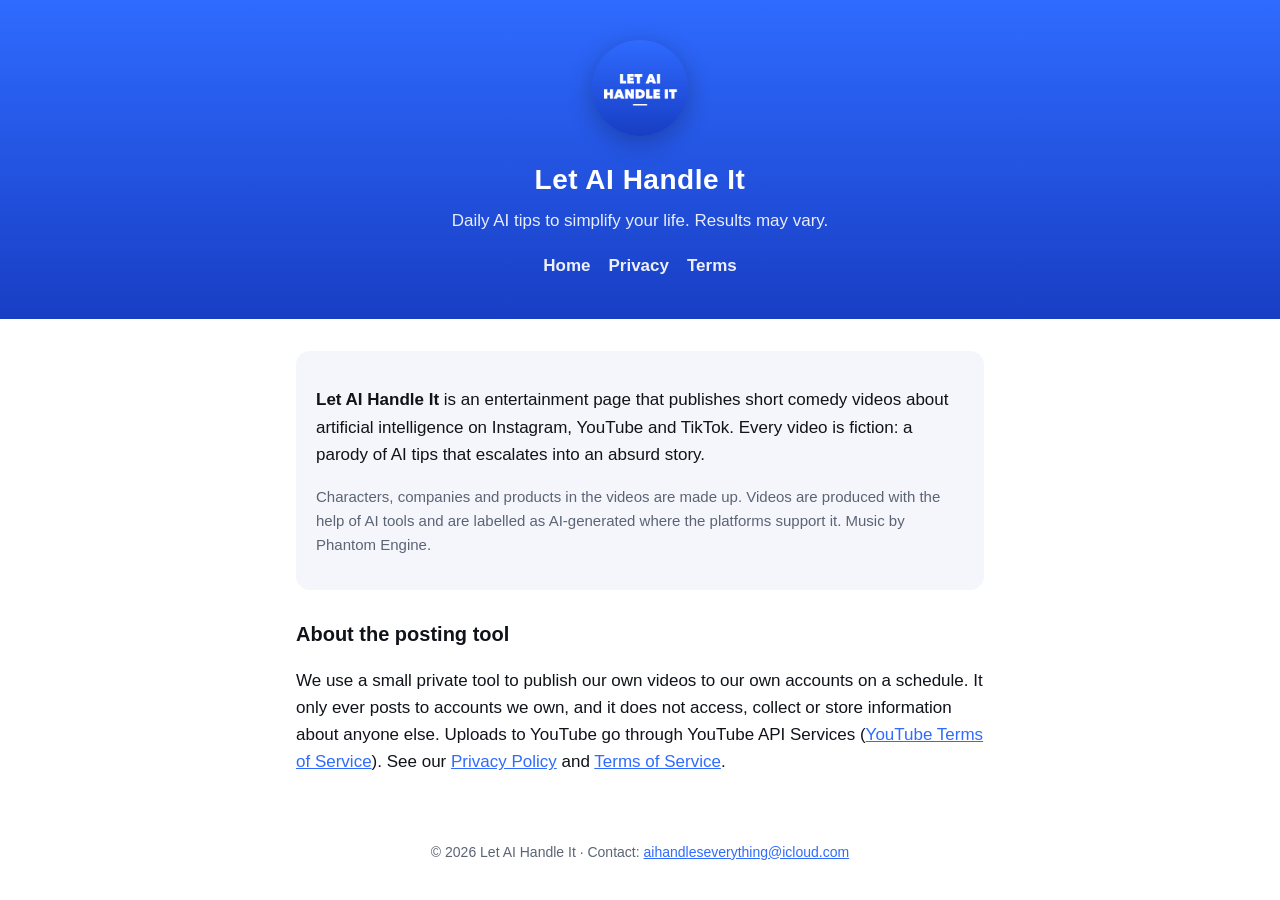
<file: index.html>
<!doctype html>
<html lang="en"><head><meta charset="utf-8"><meta name="viewport" content="width=device-width, initial-scale=1">
<title>Let AI Handle It</title><link rel="stylesheet" href="style.css"><link rel="icon" href="logo.png"></head>
<body><header><img src="logo.png" alt="Let AI Handle It logo"><h1>Let AI Handle It</h1><p>Daily AI tips to simplify your life. Results may vary.</p><nav><a href="">Home</a><a href="privacy/">Privacy</a><a href="terms/">Terms</a></nav></header><main><div class="card"><p><strong>Let AI Handle It</strong> is an entertainment page that publishes short comedy videos about artificial intelligence on Instagram, YouTube and TikTok. Every video is fiction: a parody of AI tips that escalates into an absurd story.</p><p class="muted">Characters, companies and products in the videos are made up. Videos are produced with the help of AI tools and are labelled as AI-generated where the platforms support it. Music by Phantom Engine.</p></div><h2>About the posting tool</h2><p>We use a small private tool to publish our own videos to our own accounts on a schedule. It only ever posts to accounts we own, and it does not access, collect or store information about anyone else. Uploads to YouTube go through YouTube API Services (<a href="https://www.youtube.com/t/terms">YouTube Terms of Service</a>). See our <a href="privacy/">Privacy Policy</a> and <a href="terms/">Terms of Service</a>.</p></main><footer>© 2026 Let AI Handle It · Contact: <a href="mailto:aihandleseverything@icloud.com">aihandleseverything@icloud.com</a></footer></body></html>
</file>
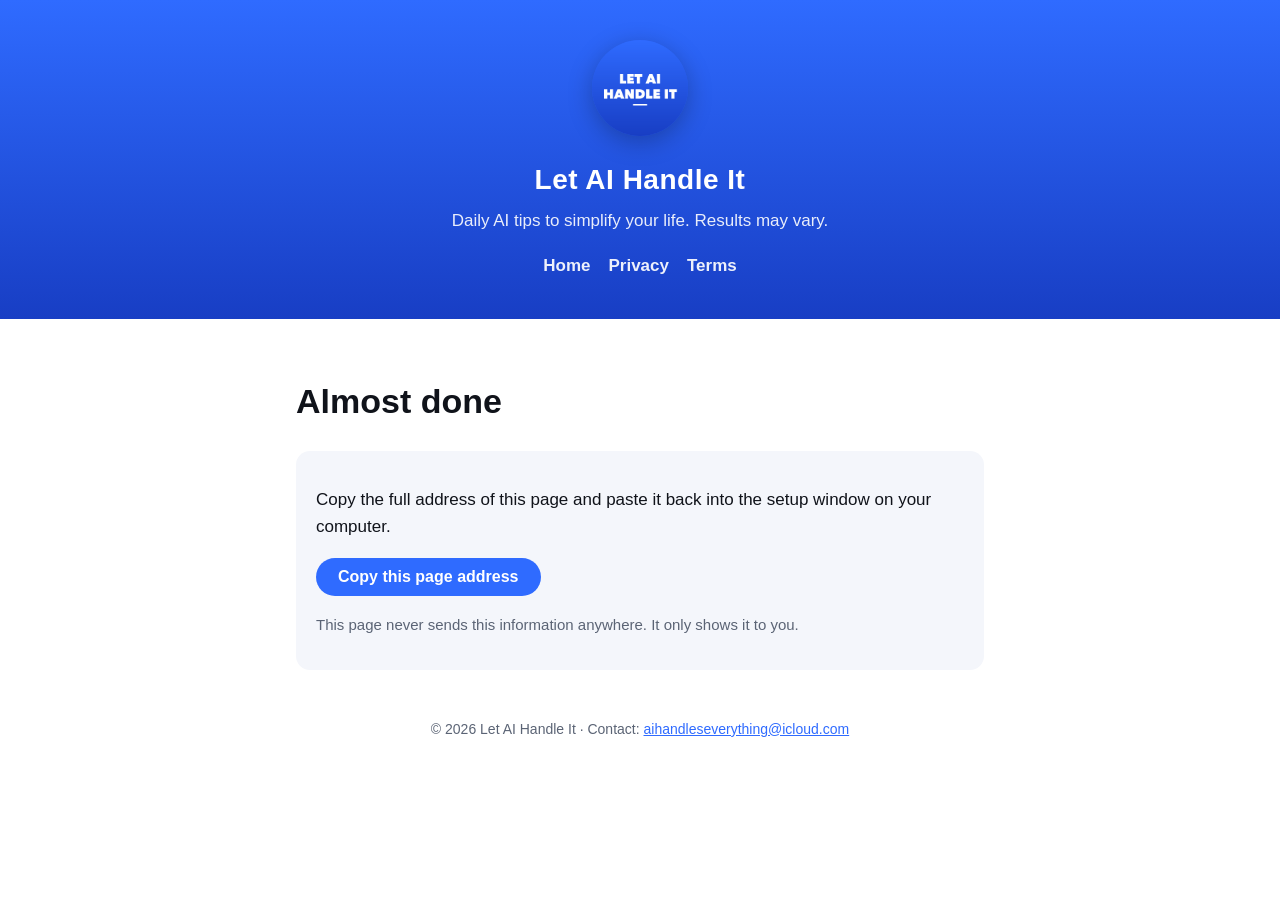
<file: callback/index.html>
<!doctype html>
<html lang="en"><head><meta charset="utf-8"><meta name="viewport" content="width=device-width, initial-scale=1">
<title>Connected · Let AI Handle It</title><link rel="stylesheet" href="../style.css"><link rel="icon" href="../logo.png"></head>
<body><header><img src="../logo.png" alt="Let AI Handle It logo"><h1>Let AI Handle It</h1><p>Daily AI tips to simplify your life. Results may vary.</p><nav><a href="../">Home</a><a href="../privacy/">Privacy</a><a href="../terms/">Terms</a></nav></header><main><h1>Almost done</h1><div class="card"><p>Copy the full address of this page and paste it back into the setup window on your computer.</p><p><button id="copy">Copy this page address</button> <span id="ok" class="muted"></span></p><p class="muted">This page never sends this information anywhere. It only shows it to you.</p></div><script>document.getElementById("copy").onclick=async()=>{try{await navigator.clipboard.writeText(location.href);document.getElementById("ok").textContent="Copied."}catch(e){document.getElementById("ok").textContent="Select the address bar and copy it instead."}};</script></main><footer>© 2026 Let AI Handle It · Contact: <a href="mailto:aihandleseverything@icloud.com">aihandleseverything@icloud.com</a></footer></body></html>
</file>
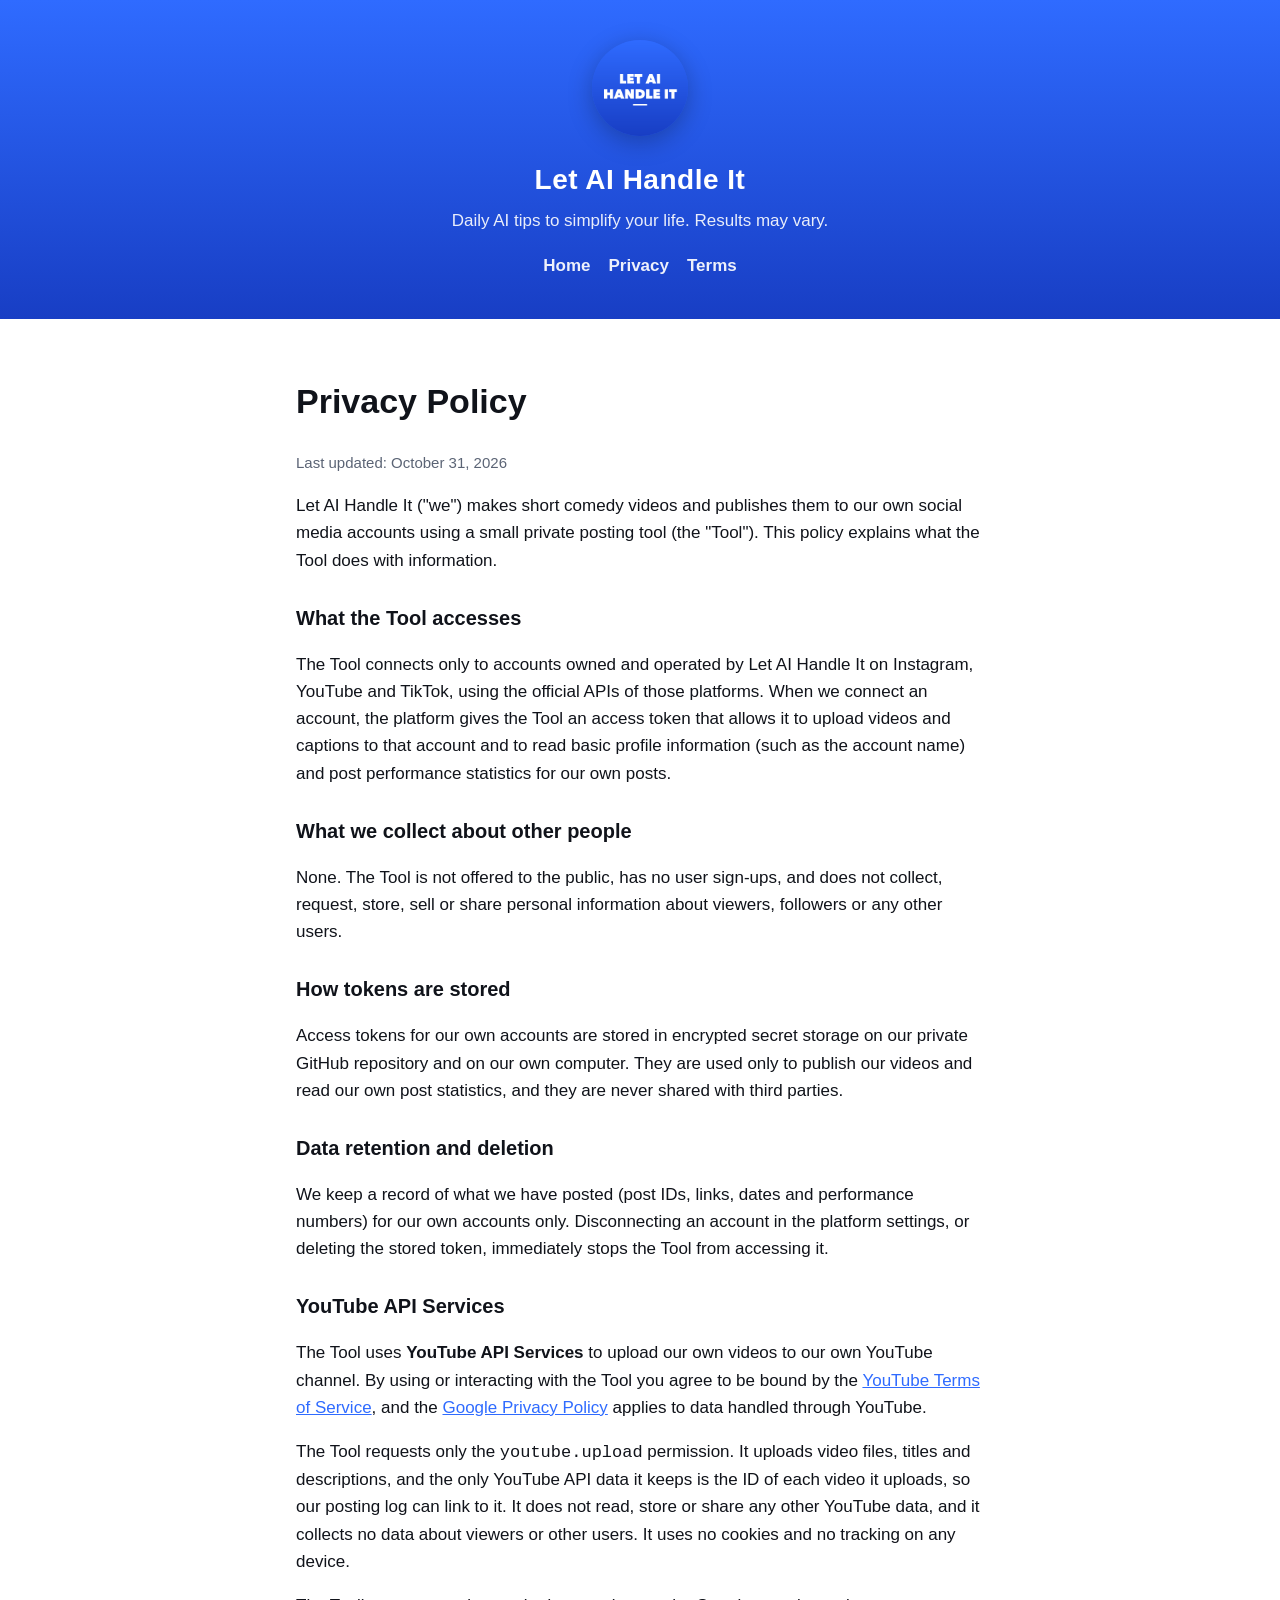
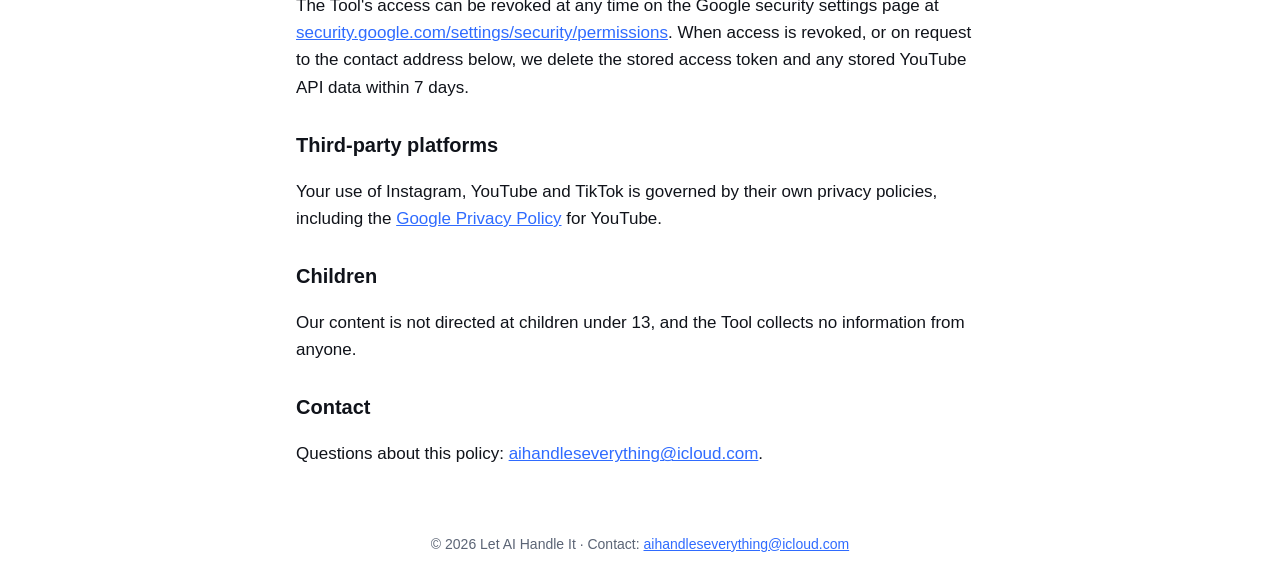
<file: privacy/index.html>
<!doctype html>
<html lang="en"><head><meta charset="utf-8"><meta name="viewport" content="width=device-width, initial-scale=1">
<title>Privacy Policy · Let AI Handle It</title><link rel="stylesheet" href="../style.css"><link rel="icon" href="../logo.png"></head>
<body><header><img src="../logo.png" alt="Let AI Handle It logo"><h1>Let AI Handle It</h1><p>Daily AI tips to simplify your life. Results may vary.</p><nav><a href="../">Home</a><a href="../privacy/">Privacy</a><a href="../terms/">Terms</a></nav></header><main><h1>Privacy Policy</h1><p class="muted">Last updated: October 31, 2026</p><p>Let AI Handle It ("we") makes short comedy videos and publishes them to our own social media accounts using a small private posting tool (the "Tool"). This policy explains what the Tool does with information.</p><h2>What the Tool accesses</h2><p>The Tool connects only to accounts owned and operated by Let AI Handle It on Instagram, YouTube and TikTok, using the official APIs of those platforms. When we connect an account, the platform gives the Tool an access token that allows it to upload videos and captions to that account and to read basic profile information (such as the account name) and post performance statistics for our own posts.</p><h2>What we collect about other people</h2><p>None. The Tool is not offered to the public, has no user sign-ups, and does not collect, request, store, sell or share personal information about viewers, followers or any other users.</p><h2>How tokens are stored</h2><p>Access tokens for our own accounts are stored in encrypted secret storage on our private GitHub repository and on our own computer. They are used only to publish our videos and read our own post statistics, and they are never shared with third parties.</p><h2>Data retention and deletion</h2><p>We keep a record of what we have posted (post IDs, links, dates and performance numbers) for our own accounts only. Disconnecting an account in the platform settings, or deleting the stored token, immediately stops the Tool from accessing it.</p><h2>YouTube API Services</h2><p>The Tool uses <strong>YouTube API Services</strong> to upload our own videos to our own YouTube channel. By using or interacting with the Tool you agree to be bound by the <a href="https://www.youtube.com/t/terms">YouTube Terms of Service</a>, and the <a href="https://policies.google.com/privacy">Google Privacy Policy</a> applies to data handled through YouTube.</p><p>The Tool requests only the <code>youtube.upload</code> permission. It uploads video files, titles and descriptions, and the only YouTube API data it keeps is the ID of each video it uploads, so our posting log can link to it. It does not read, store or share any other YouTube data, and it collects no data about viewers or other users. It uses no cookies and no tracking on any device.</p><p>The Tool's access can be revoked at any time on the Google security settings page at <a href="https://security.google.com/settings/security/permissions">security.google.com/settings/security/permissions</a>. When access is revoked, or on request to the contact address below, we delete the stored access token and any stored YouTube API data within 7 days.</p><h2>Third-party platforms</h2><p>Your use of Instagram, YouTube and TikTok is governed by their own privacy policies, including the <a href="https://policies.google.com/privacy">Google Privacy Policy</a> for YouTube.</p><h2>Children</h2><p>Our content is not directed at children under 13, and the Tool collects no information from anyone.</p><h2>Contact</h2><p>Questions about this policy: <a href="mailto:aihandleseverything@icloud.com">aihandleseverything@icloud.com</a>.</p></main><footer>© 2026 Let AI Handle It · Contact: <a href="mailto:aihandleseverything@icloud.com">aihandleseverything@icloud.com</a></footer></body></html>
</file>
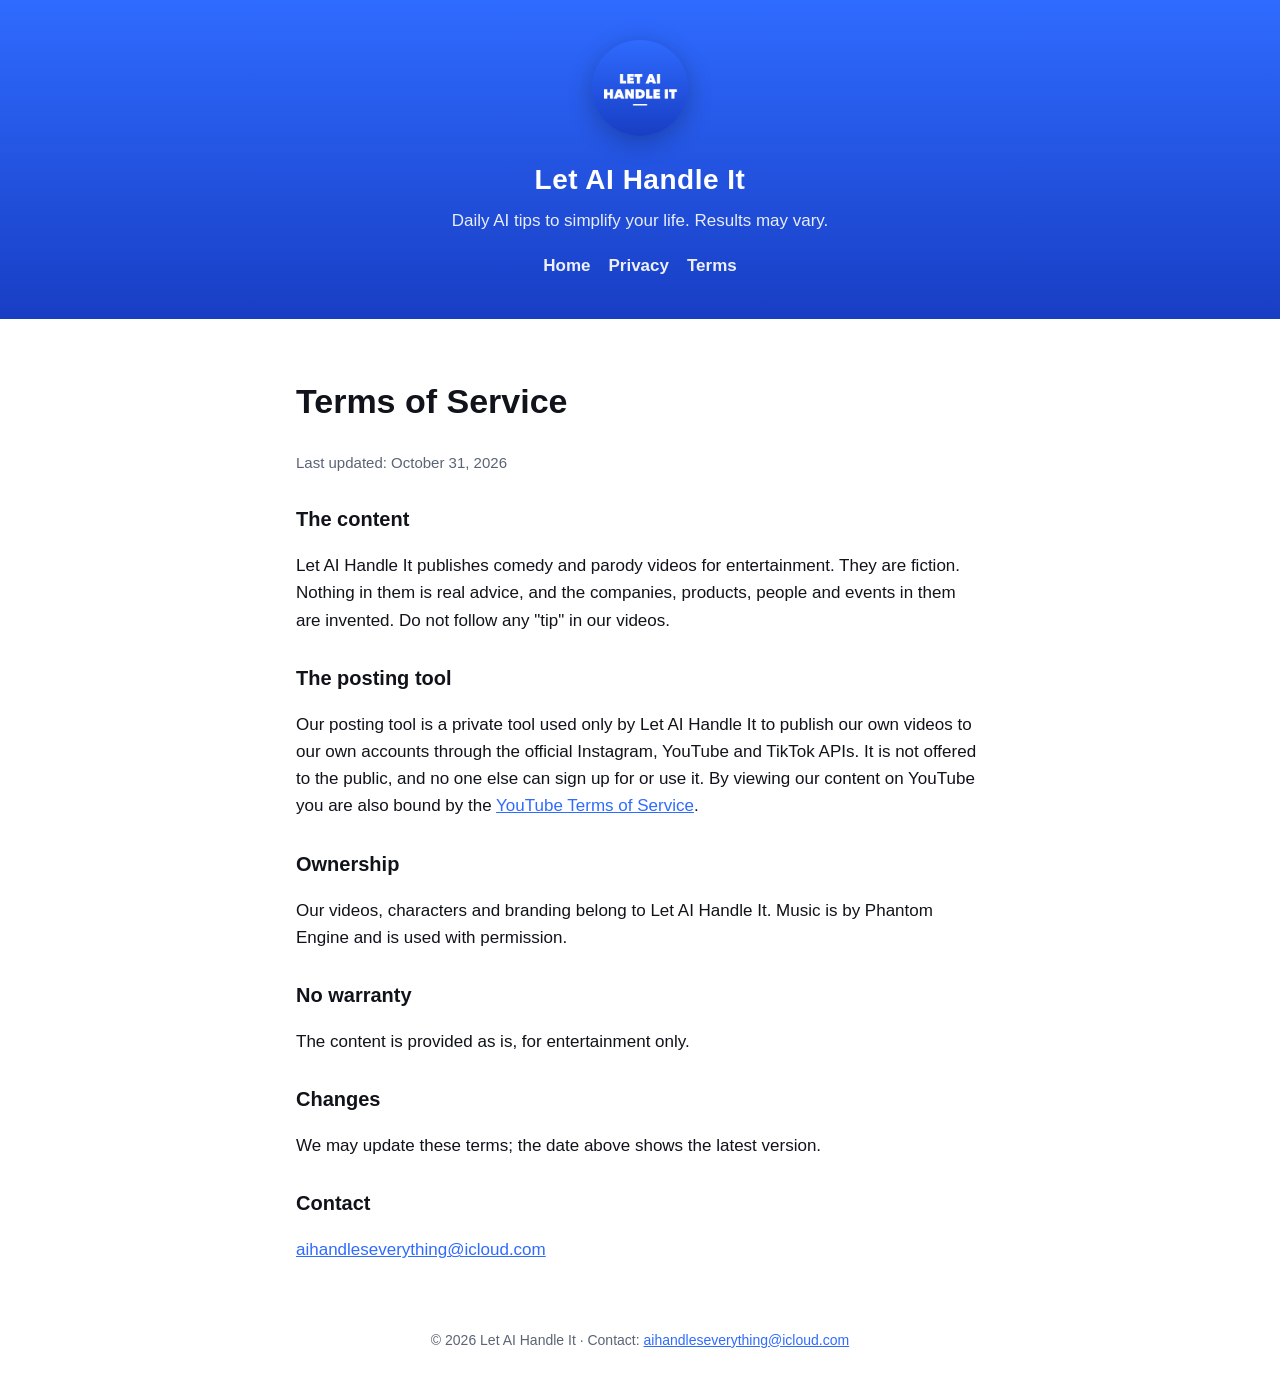
<file: terms/index.html>
<!doctype html>
<html lang="en"><head><meta charset="utf-8"><meta name="viewport" content="width=device-width, initial-scale=1">
<title>Terms of Service · Let AI Handle It</title><link rel="stylesheet" href="../style.css"><link rel="icon" href="../logo.png"></head>
<body><header><img src="../logo.png" alt="Let AI Handle It logo"><h1>Let AI Handle It</h1><p>Daily AI tips to simplify your life. Results may vary.</p><nav><a href="../">Home</a><a href="../privacy/">Privacy</a><a href="../terms/">Terms</a></nav></header><main><h1>Terms of Service</h1><p class="muted">Last updated: October 31, 2026</p><h2>The content</h2><p>Let AI Handle It publishes comedy and parody videos for entertainment. They are fiction. Nothing in them is real advice, and the companies, products, people and events in them are invented. Do not follow any "tip" in our videos.</p><h2>The posting tool</h2><p>Our posting tool is a private tool used only by Let AI Handle It to publish our own videos to our own accounts through the official Instagram, YouTube and TikTok APIs. It is not offered to the public, and no one else can sign up for or use it. By viewing our content on YouTube you are also bound by the <a href="https://www.youtube.com/t/terms">YouTube Terms of Service</a>.</p><h2>Ownership</h2><p>Our videos, characters and branding belong to Let AI Handle It. Music is by Phantom Engine and is used with permission.</p><h2>No warranty</h2><p>The content is provided as is, for entertainment only.</p><h2>Changes</h2><p>We may update these terms; the date above shows the latest version.</p><h2>Contact</h2><p><a href="mailto:aihandleseverything@icloud.com">aihandleseverything@icloud.com</a></p></main><footer>© 2026 Let AI Handle It · Contact: <a href="mailto:aihandleseverything@icloud.com">aihandleseverything@icloud.com</a></footer></body></html>
</file>
<file: style.css>
:root { --blue: #2F6BFF; --deep: #183EC4; --ink: #10131a; --muted: #5b6475; --bg: #ffffff; --card: #f4f6fb; }
@media (prefers-color-scheme: dark) { :root { --ink: #eef1f7; --muted: #a6aec0; --bg: #0d1017; --card: #171b25; } }
* { box-sizing: border-box; }
body { margin: 0; font: 17px/1.6 -apple-system, "Avenir Next", "Segoe UI", Roboto, sans-serif; color: var(--ink); background: var(--bg); }
header { background: linear-gradient(var(--blue), var(--deep)); color: #fff; padding: 40px 16px; text-align: center; }
header img { width: 96px; height: 96px; border-radius: 50%; box-shadow: 0 6px 24px rgba(0,0,0,.25); }
header h1 { margin: 14px 0 4px; font-size: 28px; letter-spacing: .5px; }
header p { margin: 0; opacity: .9; }
main { max-width: 720px; margin: 0 auto; padding: 32px 16px 48px; }
h2 { font-size: 20px; margin-top: 28px; }
a { color: var(--blue); }
nav { display: flex; gap: 18px; justify-content: center; flex-wrap: wrap; margin-top: 18px; }
nav a { color: #fff; font-weight: 600; text-decoration: none; opacity: .92; }
.card { background: var(--card); border-radius: 14px; padding: 18px 20px; }
.muted { color: var(--muted); font-size: 15px; }
code { word-break: break-all; }
button { background: var(--blue); color: #fff; border: 0; border-radius: 999px; padding: 10px 22px; font-size: 16px; font-weight: 600; cursor: pointer; }
footer { text-align: center; color: var(--muted); font-size: 14px; padding: 0 16px 32px; }
</file>
